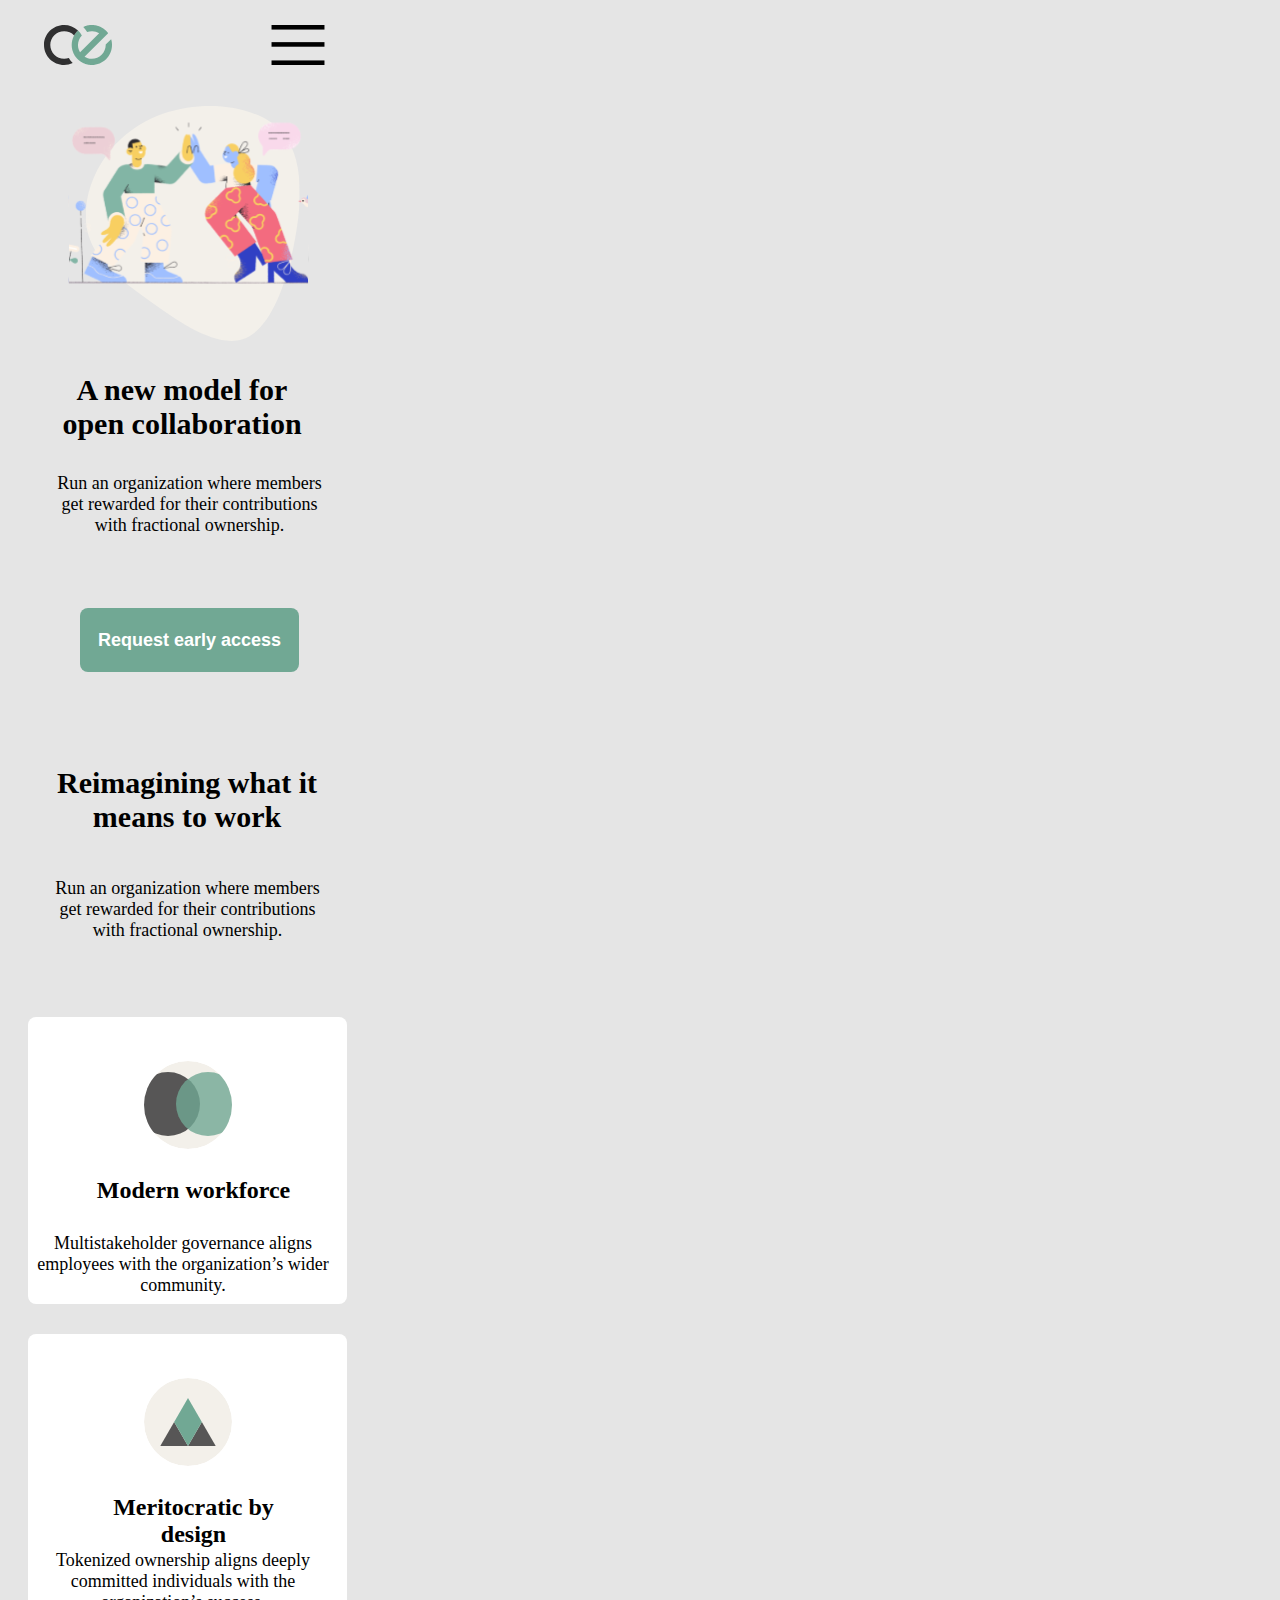
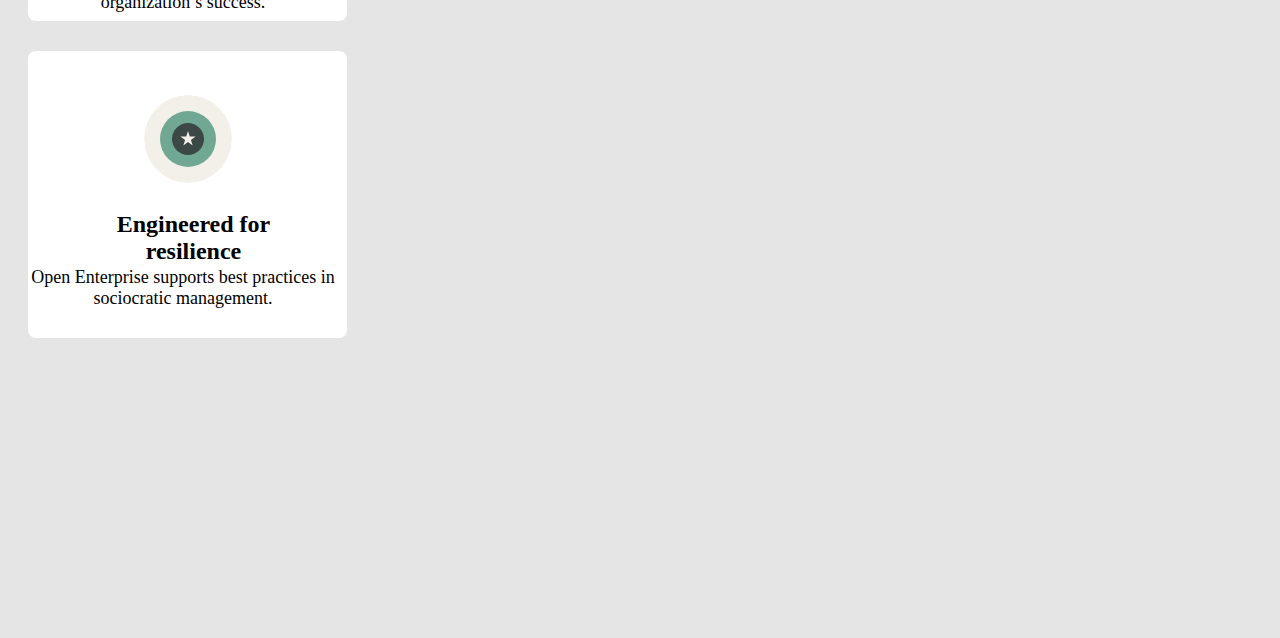
<file: pages/mobil.html>
<!DOCTYPE html>
<html lang="en">
<head>
    <meta charset="UTF-8">
    <meta name="viewport" content="width=device-width, initial-scale=1.0">
    <link rel="stylesheet" href="../css/mob.css">
    <title>Mobil Figma</title>
</head>
<header>
    <div><a href=""><img src="../images/Logo.svg" alt=""></a></div>
    <div><a href=""><img src="../images/hambuger.svg" alt=""></a></div>
</header>
<body>
    <div class="card">
        <img src="../images/Image about.svg" alt="">
    </div>
    <div class="text">
        <h1>A new model for open collaboration</h1>
        <p>Run an organization where members get rewarded for their contributions with fractional ownership.</p>
    </div>
    <div class="but">
        <button type="button"><a href="">Request early access</a></button>
    </div>
    <div class="text2">
        <h2>Reimagining what it means to work</h2>
        <p>Run an organization where members get rewarded for their contributions with fractional ownership.</p>
    </div>
    <div class="card2">
        <div>
            <a href=""><img src="../images/Icon.svg" alt=""></a>
            <h3>Modern workforce</h3>
            <p>Multistakeholder governance aligns employees with the organization’s wider community.</p>
        </div>
        <div>
            <a href=""><img src="../images/Icon (1).svg" alt=""></a>
            <h3>Meritocratic by design</h3>
            <p>Tokenized ownership aligns deeply committed individuals with the organization’s success.</p>
        </div>
        <div>
            <a href=""><img src="../images/Icon (2).svg" alt=""></a>
            <h3>Engineered for resilience</h3>
            <p>Open Enterprise supports best practices in sociocratic management.</p>
        </div>
    </div>
</body>
</html>
</file>
<file: css/mob.css>
body{
    width: 360px;
    height: 2205px;
    background-color: #E5E5E5;
}
header{
    display: flex;
    justify-content: space-between;
    margin-left: 36px;
    margin-top: 25px;
    margin-right: 36px;
}
header img{
    width: 68px;
    height: 40px;
}
.card {
    margin-top: 37px;
    text-align: center;
}
.card img{
    width: 325px;
    height: 235px;
}
.text{
    margin-top: 28px;
    margin-left: 36px;
    width: 291px;
    height: 235px;
    text-align: center;
}
.text h1{
    width: 276px;
    height: 80px;
    font-size: 30px;
    font-weight: 700;
}
.text p{
    width: 291px;
    height: 109px;
    font-size: 18px;
    font-weight: 400;
}
.but{
    margin-left: 72px;
}
.but button{
    width: 219px;
    height: 64px;
    background-color: #71A894;
    border: none;
    border-radius: 8px;
}
button a{
    font-size: 18px;
    font-weight: 700;
    color: white;
    text-decoration: none;
}
.text2 {
    margin-top: 94px;
    margin-left: 34px;
    margin-right: 35px;
    text-align: center;
}
.text2 h2{
    padding-left: 12px;
    width: 266px;
    height: 87px;
    font-size: 30px;
    font-weight: 700;
}
.text2 p{
    width: 291px;
    height: 109px;
    font-size: 18px;
    font-weight: 400;
}
.card2 div{
    margin-top: 30px;
    margin-left: 20px;
    text-align: center;
    width: 319px;
    height: 287px;
    background-color: white;
    border-radius: 8px;
}
.card2 img{
    width: 104px;
    height: 88px;
    padding-top: 44px;
}
.card2 h3{
    padding-left: 66px;
    width: 199px;
    height: 32px;
    font-size: 24px;
    font-weight: 700;
}
.card2 p{
    width: 310px;
    height: 73px;
    font-size: 18px;
    font-weight: 400;
}
</file>
